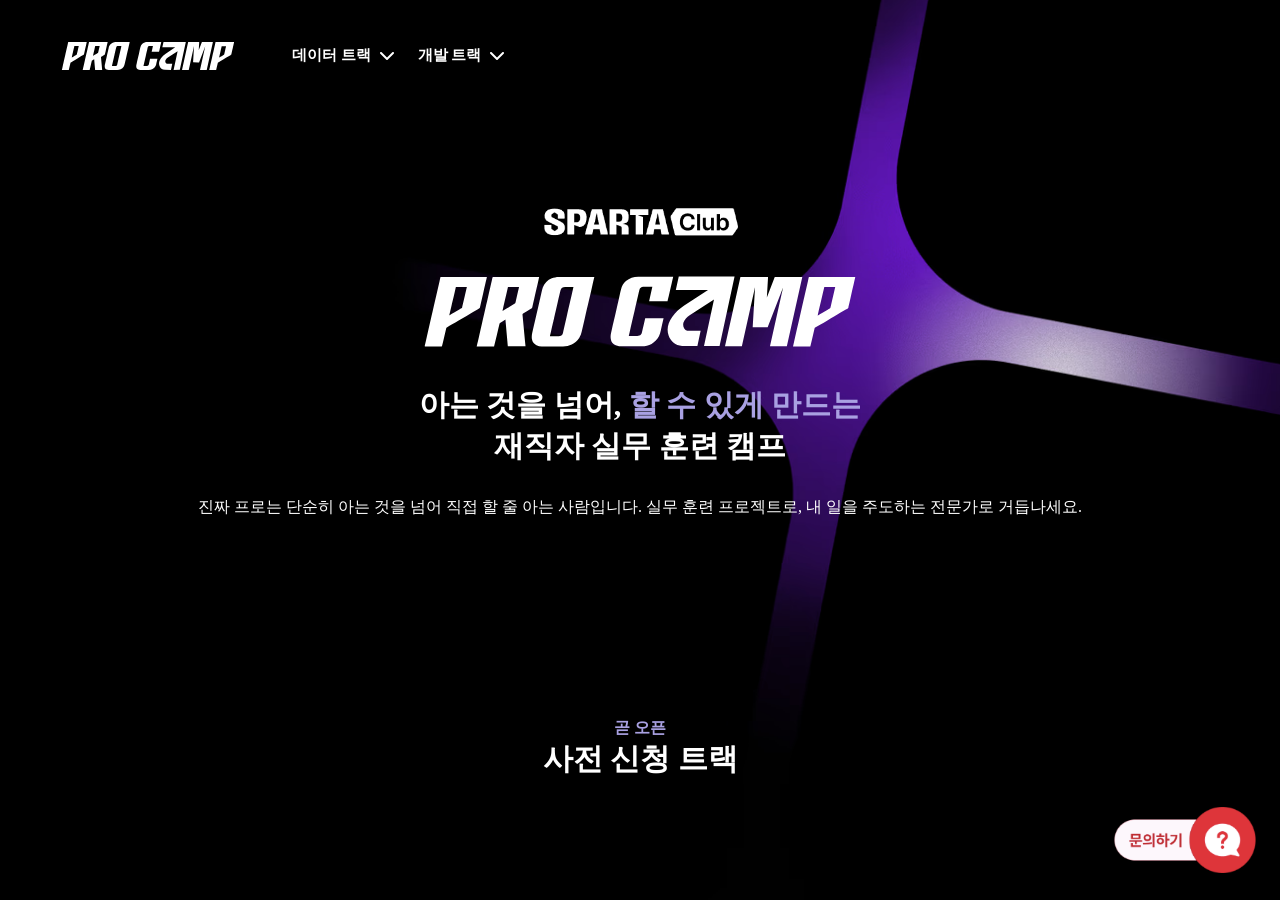
<file: _4_서종찬_재직자캠프/과제.html>
<!DOCTYPE html>
<html lang="en">
<head>
    <meta charset="UTF-8">
    <meta name="viewport" content="width=device-width, initial-scale=1.0">
    <title>재직자용 실무 실습 캠프 | 90% 이상 국비 지원</title>
    <link rel="stylesheet" href="과제_style.css">
</head>
<body>

    <div class="chatbutton">
        <div class="chat">
            <img src="qq.png" width="150px">
        </div>
        <div class="button">
            <img src="q.png" width="70px">
        </div>
    </div>
    <div class="header">
        <!-- <a href="#" class="logo">PRO CAMP</a> -->
        <a href="../_1_강성수_메인페이지/project/sparta_main.html" class="logo-link"><img src="procamp.svg" width="200px"></a>
        
        <div class="track">
            <a href="#">데이터 트랙
                <span class="arrow">
                    <svg width="14" height="8" viewBox="0 0 14 8">
                        <polyline points="1,1 7,7 13,1" fill="none" stroke="white" stroke-width="2" stroke-linecap="round"></polyline>
                    </svg>
                </span>
            </a>                
            <a href="#">개발 트랙
                <span class="arrow">
                    <svg width="14" height="8" viewBox="0 0 14 8">
                        <polyline points="1,1 7,7 13,1" fill="none" stroke="white" stroke-width="2" stroke-linecap="round"></polyline>
                    </svg>
                </span>
            </a>
        </div>
    </div>
    <div class="center">
        <div class="box">
            <img src="sparataclub.png" width="200"><br>
            <!--<span class="sparta">SPARTA</span>
            <span class="club">Club</span> -->
            <img src="procamp.svg" width="500px">
        </div>
        <p class="headline">
            아는 것을 넘어,
            <span class="purple">할 수 있게 만드는</span><br>
            재직자 실무 훈련 캠프
        </p>
        <p class="desc">
            진짜 프로는 단순히 아는 것을 넘어 직접 할 줄 아는 사람입니다. 실무 훈련 프로젝트로, 내 일을 주도하는 전문가로 거듭나세요.
        </p>

        <div class="comming">
            <p class="soon">곧 오픈</p>
            <p class="peek">사전 신청 트랙</p>
        </div>
    </div>
</body>
</html>
</file>
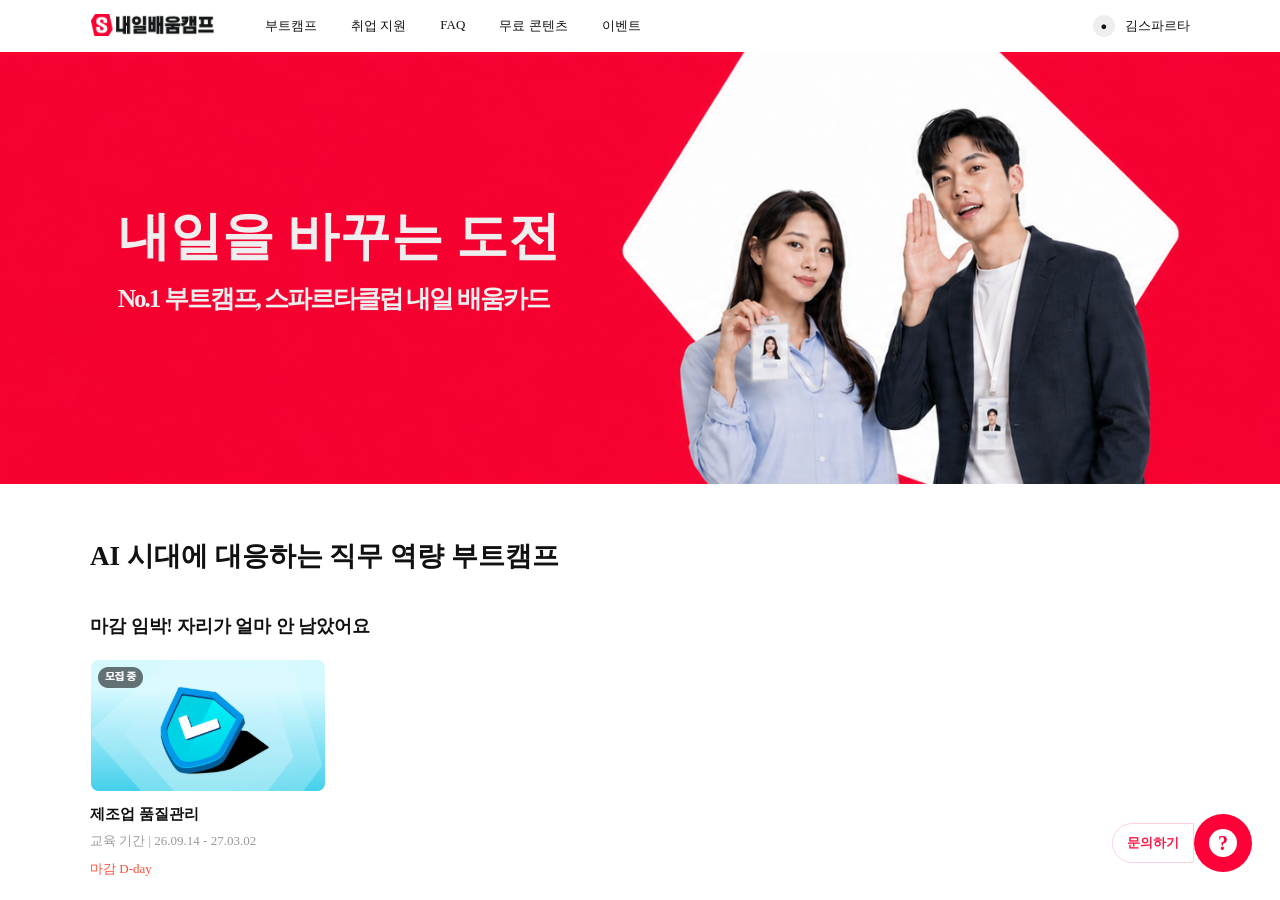
<file: _3_유상진_내일배움캠프/project_yoosangjin/nbcamp_sparta.html>
<!DOCTYPE html>
<html lang="en">
<head>
    <meta charset="UTF-8">
    <meta name="viewport" content="width=device-width, initial-scale=1.0">
    <title>AI 시대를 돌파할 취업 솔루션 | 내일배움캠프</title>

    <style>
        @font-face {
            font-family: 'NotoFont';
            src: url("font/NotoSansKR-Regular.ttf")format('truetype');
            font-weight: 400;
            font-size: normal;
            font-display: swap;
        }

        * {
           margin: 0;
           padding: 0;
           box-sizing: border-box; 
        }

        body {
            font-family: NotoFont sans-serif;
            color: #111;
            background: #fff;
        }

        a {
            color: inherit;
             text-decoration: none;
        }

         header {
            height: 52px;
            background: #ffffff;
            border-bottom: 1px   #eeeeee;
        }

        .header-inner {
            width: 1100px;
            height: 52px;
            margin: 0 auto;
            display: flex;
            align-items: center;
        }

         .logo img {
            width: 130px;
            display: block;
        }

        nav {
            display: flex;
            gap: 34px;
            margin-left: 45px;
            font-size: 13px;
        }

        nav a:hover {
            color: #ff0038;
        }

         .login {
            margin-left: auto;

            font-size: 13px;
        }

        .profile {
            display: inline-block;
            width: 22px;
            height: 22px;
            margin-right: 7px;
            border-radius: 50%;
            background: #eeeeee;
            text-align: center;
            line-height: 22px;
            font-size: 11px;
        }

        .sparta {
            width: 100%;
            height: 432px;
            /* background: #ff0038; */
            background-image: url("./images/banner-1.png");
            background-size: cover;
            background-position: center;
        }

        .banner-inner {
            width: 1100px;
            height: 432px;
            margin: 0 auto;
            position: relative;
        }

        .banner-title {
            position: absolute;
            left: 28px;
            top: 150px;
            width: 500px;

            font-size: 52px;
            font-weight: bold;
            color: #eee;
        }
        
        .banner-subtitle {
            position: absolute;
            left: 28px;
            top: 230px;
            width: 500px;

            font-size: 25px;
            font-weight: bold;
            color: #eee;
            letter-spacing: -2px;
        }

        .sparta img {
            width: 100%;
            display: block;
        }

        main {
            width: 1100px;
            margin: 0 auto;
            padding-top: 54px;
        }

        .main-title {
            font-size: 27px;
            margin-bottom: 40px;
        }

        .sub-title {
            font-size: 18px;
            margin-bottom: 22px;
        }

        .course-card {
            width: 240px;
        }

        .course-card img {
            width: 240px;
            height: 133px;
            display: block;
            border-radius: 8px;
        }

        .course-name {
            margin-top: 12px;
            font-size: 15px;
            font-weight: bold;
        }

        .course-period {
            margin-top: 8px;
            font-size: 13px;
            color: #999999;
        }

        .deadline {
            margin-top: 10px;
            font-size: 13px;
            color: #ff4d32;
        } 

         .chat {
            position: fixed;
            right: 28px;
            bottom: 28px;
            display: flex;
            align-items: center;
        }

        .chat-text {
            padding: 10px 14px;
            border: 1px solid #ffd2d8;
            border-radius: 20px 0 0 20px;
            background: #ffffff;
            color: #ff1744;
            font-size: 13px;
            font-weight: bold;
        }


        .chat-circle {
            width: 58px;
            height: 58px;
            border-radius: 50%;
            background: #ff0038;
            
            display: flex;
            justify-content: center;
            align-items: center;

            font-size: 20px;
            font-weight: bold;
            color: #ff0038;

            position: relative;
            z-index: 1;
        }

        .chat-circle::before {
            content: "";
            width: 28px;
            height: 28px;

            background: white;
            border-radius: 50%;

            position: absolute;
            z-index: -1;
        }
        

    </style>    
</head>
<body>
    <header>
        <div class="header-inner">

            <a href="../../_1_강성수_메인페이지/project/sparta_main.html" class="logo">           
                <img src="./images/logo.png"  alt="내일배움캠프 로고">
            </a>

            <nav>

                <a href="#">부트캠프</a>                
                <a href="#">취업 지원</a>               
                <a href="#">FAQ</a>              
                <a href="#">무료 콘텐츠</a>
                <a href="#">이벤트</a>
                   
            </nav>

            <a href="#"  class="login">
              
                <span class="profile">●</span>
                   김스파르타

            </a>

        </div>
    </header>
    <section class="sparta">

        <!-- <img src="./images/banner.png" alt="내일을 바꾸는 도전 메인 배너"> -->
         <div class="banner-inner">
            <div class="banner-title">내일을 바꾸는 도전</div>
            <div class="banner-subtitle">No.1 부트캠프, 스파르타클럽 내일 배움카드</div>
         </div>
        
    </section>

    <main>

        <h1 class="main-title">AI 시대에 대응하는 직무 역량 부트캠프 </h1>

        <h2 class="sub-title">마감 임박! 자리가 얼마 안 남았어요</h2>

         <article class="course-card">

            <img src="./images/course1.png" alt="제조업 품질관리">

            <div class="course-name">제조업 품질관리</div>

            <div class="course-period">교육 기간 | 26.09.14 - 27.03.02</div>

            <div class="deadline">마감 D-day</div>

        </article>
     
    </main>

    <div class="chat">

        <div class="chat-text">문의하기</div>

        <div class="chat-circle">
            <div class="chat-inner">?</div>
        </div>

    </div>

</body>

</html>
</body>
</html>
</file>
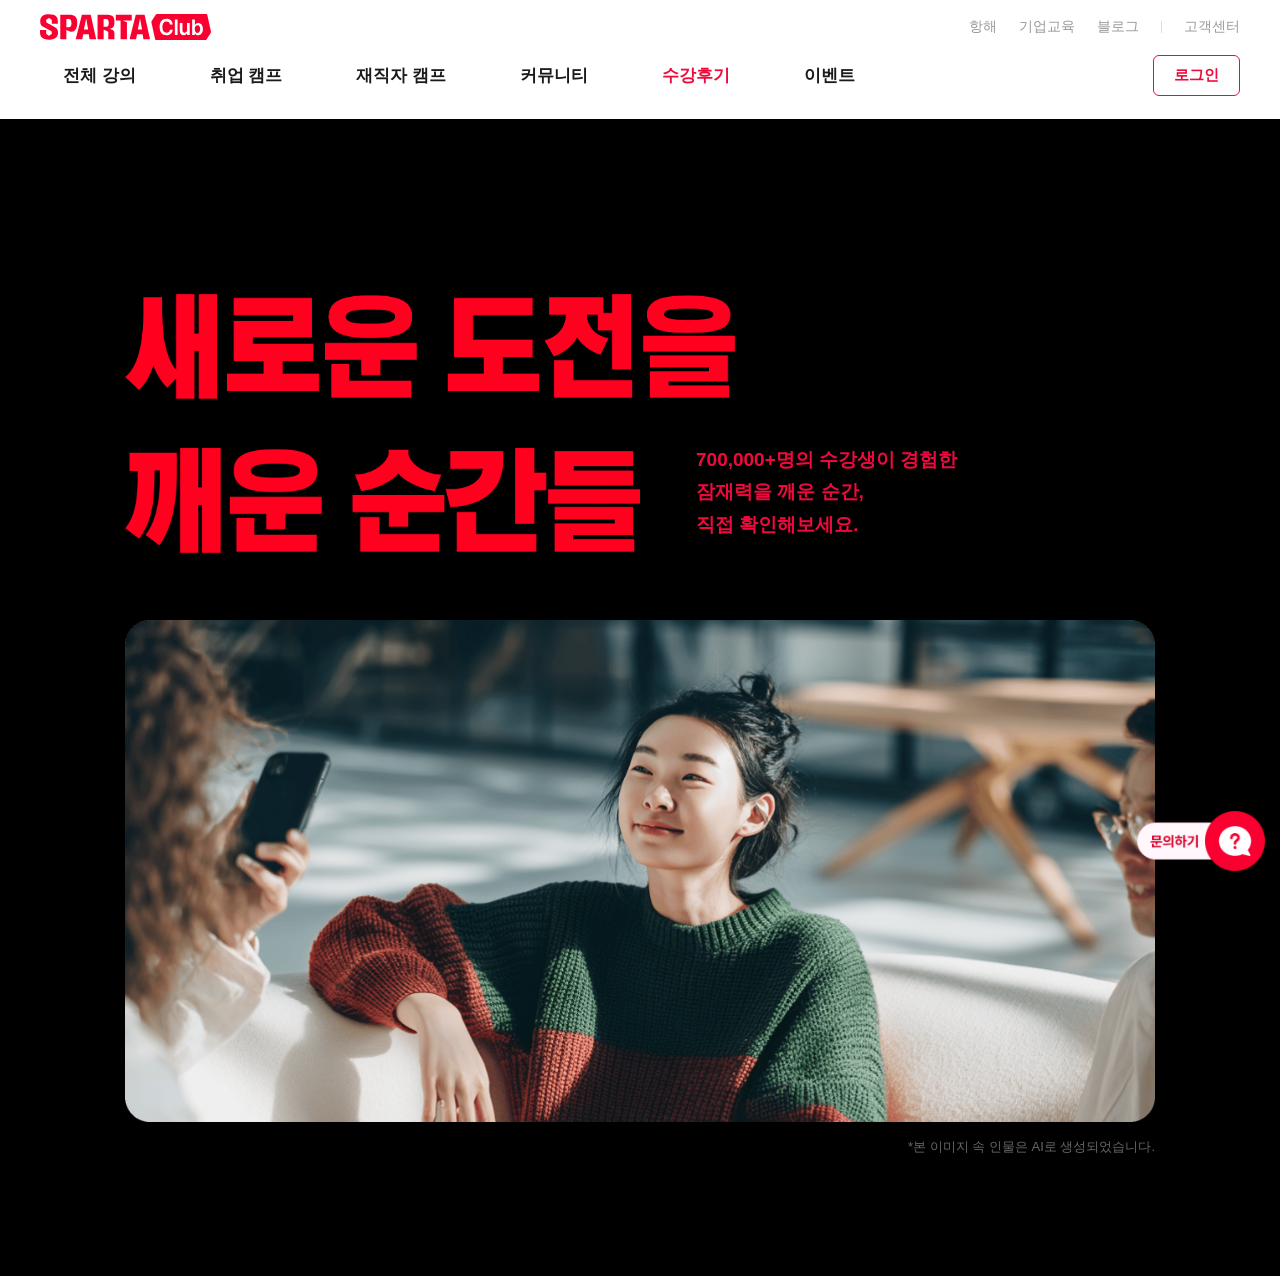
<file: _6_오명석_수강후기/review_OMS/mock_up_sparta_review.html>
<!DOCTYPE html>
<html lang="en">
<head>
    <meta charset="UTF-8">
    <meta name="viewport" content="width=device-width, initial-scale=1.0">
    <title>스파르타클럽 수강후기 페이지</title>
    <link rel="stylesheet" href="styles.css">
</head>

<body>
    <header class="header">
        <div class="header-inner">
            <!-- 윗줄: 로고(왼쪽) + 보조 링크(오른쪽) -->
            <div class="row row-top">
                <a href="../../_1_강성수_메인페이지/project/sparta_main.html"><img class="logo" src="images/logosp.svg" alt="스파르타클럽"></a>
                <div class="links-sub">
                    <a href="https://hanghae.co/">항해</a>
                    <a href="https://axis.spartapartners.ai/">기업교육</a>
                    <a href="https://spartaclub.kr/blog">블로그</a>
                    <span class="divider"></span>
                    <a href="https://support.spartaclub.kr/">고객센터</a>
                </div>
            </div>

            <!-- 아랫줄: 주 메뉴(왼쪽) + 로그인(오른쪽) -->
            <div class="row row-main">
                <nav class="links-main">
                    <a href="../../_2_이명지_전체강의/mock-page/all_lecture.html">전체 강의</a>
                    <a href="../../_3_유상진_내일배움캠프/project_yoosangjin/nbcamp_sparta.html">취업 캠프</a>
                    <a href="../../_4_서종찬_재직자캠프/과제.html">재직자 캠프</a>
                    <a href="../../_5_이정은_커뮤니티/sparta_mockup/index.html">커뮤니티</a>
                    <a href="#" class="on">수강후기</a>
                    <a href="https://spartaclub.kr/event">이벤트</a>
                </nav>
                <a href="../../_7_홍정기_회원가입/발표/sign_up.html" class="login">로그인</a>
            </div>
        </div>
    </header>

    <div class="content">
        <!-- 첫 줄: 텍스트 슬라이드 -->
        <div class="slider1">
            <div class="track">
                <div class="slide1"><img src="images/text1.png" alt="새로운 도전을"/></div>
                <div class="slide1"><img src="images/text2.png" alt="자신감을"/></div>
                <div class="slide1"><img src="images/text3.png" alt="잠재력을"/></div>
                <div class="slide1"><img src="images/text4.png" alt="배움의 즐거움을"/></div>
                <div class="slide1" aria-hidden="true"><img src="images/text1.png" alt=""/></div>
            </div>
        </div>

        <!-- 둘째 줄: 깨운 순간들 + 텍스트 -->
        <div class="headline-row">
            <div class="moment">
                <img src="images/moment_only.png" alt="깨운 순간들">
            </div>
            <p class="lead">
                700,000+명의 수강생이 경험한<br>
                잠재력을 깨운 순간,<br>
                직접 확인해보세요.
            </p>
        </div>

        <!-- 사진 슬라이더 -->
        <div class="slider">
            <div class="track">
                <div class="slide"><img src="images/people1.png" alt="사진1"/></div>
                <div class="slide"><img src="images/people2.png" alt="사진2"/></div>
                <div class="slide"><img src="images/people3.png" alt="사진3"/></div>
                <div class="slide"><img src="images/people4.png" alt="사진4"/></div>
                <div class="slide" aria-hidden="true"><img src="images/people1.png" alt=""/></div>
            </div>
        </div>
        <p class="note">*본 이미지 속 인물은 AI로 생성되었습니다.</p>
        <div>
            <a href="#" class="query-btn">
                <img src="images/moon.png" style="width: 128px; height: 60px" alt="문의 사항">
            </a>
        </div>
</body>
</html>
</file>
<file: _4_서종찬_재직자캠프/과제_style.css>
body{
    margin: 20;
    background: black;
    color: white;
    background-image: url("aiQkSJ1KGibZH667b5R9Payh9c.png");
    background-size: cover;
    background-position: center;
}

.logo-link{
    display: flex;
    align-items: center;
}

.header{
    display: flex;
    align-items: center;
    padding: 20px 40px;
}

.box{
}

.logo{
    font-style: italic;
}

.header a{
    color: white;
    font-size: 20px;
    font-weight: bold;
    text-decoration: none;
}

.track{
        display: flex;
        margin-left: 20px;
}

@media (max-width : 820px){
    .track{
        display: none;                
    }
}


.track a{
    color: white;
    margin-left: 24px;
    font-size: 15px;
    font-weight: bold;
    text-decoration: none;
}

.center{
    margin-top: 100px;
    text-align: center;
}

.big_logo{
    font-size: 100px;
    font-style: italic;
    font-weight: bold;
    margin-top: 0px;
    margin-bottom: 40px;
}

.headline{
    font-size: 30px;
    font-weight: bold;
    margin-top: 0px;
}

.headline .purple{
    color: #A9A1E2;
}

.comming{
    margin-top: 200px;
}

.soon{
    color: #A9A1E2;
    margin-bottom: 0px;
    font-weight: bold;
}
.peek{
    margin-top: 0px;
    font-size: 30px;
    font-weight: bold;
}

.arrow{
    margin-left: 5px;
}

.chatbutton{
    position: fixed;
    right: 20px;
    bottom: 20px;
    display: flex;
    align-items: center;
}

@media (max-width : 820px){
    .chat{
        display: none;                
    }
}

.button{
    display: none;                
}
@media (max-width: 820px){
    .button{
        display: block;
    }            
}
</file>
<file: _6_오명석_수강후기/review_OMS/styles.css>
/* [바디] */
        body {
            background: #000;
            color: #fff;
            font-family: "Pretendard", "Apple SD Gothic Neo", Helvetica, Arial, sans-serif;
            margin: 0;
        }

        /* 헤더
        흰 배경은 화면 끝까지 한 덩어리, 그 안에 두 줄(.row)이 들어감.
        배경 블록을 두 개로 나누면 경계선이 생김. */
        .header {
            background: #fff;
            position: sticky;   /* 스크롤해도 위에 붙어 있음 */
            top: 0;
            z-index: 10;
        }

        .header-inner {
            max-width: 1440px;   /* 헤더 내용물이 갇히는 폭 */
            margin: 0 auto;
            padding: 0 40px;
        }

        /* 전체 강의 취업 캠프 재직자 캠프 커뮤니티 수강후기 이벤트 */
        .links-main {
            color: #555;
            text-decoration: none;  /* 밑줄 제거 */
            font-size: 15px;
            padding: 6px 8px;
            border-radius: 4px;
            transition: background 0.2s ease-in-out;
        }

        /* 패딩 넣어서 hover 크기 조절 */
        .links-main a {
            display: inline-flex;
            align-items: center;
            justify-content: center;
            padding: 10px 15px;
            border-radius: 8px;
        }

        /* hover 색기입 */
        .links-main a:hover {
            background-color: rgba(0, 0, 0, 0.03);
        }            
        /*  */
        .row {
            display: flex;                  /* ★ 가로 배치 */
            justify-content: space-between; /* 첫 자식 왼쪽 끝, 마지막 자식 오른쪽 끝 */
            align-items: center;            /* 세로 중앙 */
        }

        .row-top  { padding: 14px 0 4px; }
        .row-main { padding: 4px 0 16px; }

        .logo { height: 26px; display: block; }

        /* 윗줄 보조 링크 — 작고 연한 회색 */
        .links-sub {
            display: flex;
            gap: 22px;
            align-items: center;
        }
        .links-sub a {
            color: #999;
            text-decoration: none;
            font-size: 14px;
        }
        .links-sub .divider {   /* 고객센터 앞의 세로 구분선 */
            width: 1px;
            height: 12px;
            background: #ddd;
        }

        /* 아랫줄 주 메뉴 — 크고 진하게 */
        .links-main {
            display: flex;
            gap: 44px;
            align-items: center;
        }
        .links-main a {
            color: #1a1a1a;
            text-decoration: none;
            font-size: 17px;
            font-weight: 600;
        }
        .links-main a.on { color: #ee0a3d; }   /* 현재 페이지 표시 */

        /* 로그인 버튼 — 테두리만 있는 형태 */
        .login {
            border: 1px solid #ee0a3d;
            color: #ee0a3d;
            border-radius: 6px;
            padding: 10px 20px;
            font-size: 15px;
            font-weight: 600;
            text-decoration: none;
            white-space: nowrap;
        }

        /* [2] 본문 컨테이너
        슬라이더·헤드라인·사진이 전부 이 폭과 왼쪽 선을 공유합니다.*/
        .content {
            width: min(1030px, 92%);
            margin: 0 auto;
            padding-top: 175px;    /* 헤더 아래 여백 */
            padding-bottom: 120px;
        }

        /* [3] 첫 줄 — 자동으로 바뀌는 텍스트 */
        .slider1 {
            width: 100%;
            height: 105px;    /* ★ 헤드라인 글자 크기를 결정하는 값 */
            overflow: hidden;
        }

        .slide1 {
            width: 20%;       /* 띠가 500%이므로 한 칸은 20% */
            height: 100%;
        }

        .slide1 img {
            width: 100%;
            height: 100%;
            object-fit: contain;
            object-position: left center;   /* 왼쪽 기준 정렬 */
            display: block;
        }

        /* [4] 둘째 줄 — "깨운 순간들" + 오른쪽 설명문
        두 요소를 한 행에 놓고 아래쪽 선을 맞춥니다. */
        .headline-row {
            display: flex;
            align-items: flex-end;   /* ★ 아래쪽 기준으로 정렬 */
            gap: 56px;
            margin-top: 45px;        /* 첫 줄과의 간격 */
        }

        .moment img {
            height: 105px;   /* 첫 줄과 같은 글자 높이 */
            width: auto;     /* 가로는 원본 비율대로 */
            display: block;
        }

        .lead {
            margin: 0 0 12px;   /* 아래쪽만 살짝 띄워 시각적 균형을 맞춤 */
            color: #ee0a3d;
            font-size: 19px;
            font-weight: 700;
            line-height: 1.7;
            white-space: nowrap;
        }

        /* [5] 사진 슬라이더 */
        .slider {
            width: 100%;
            aspect-ratio: 41 / 20;   /* 사진 비율(2460:1200)과 동일 */
            overflow: hidden;
            border-radius: 12px;
            margin-top: 67px;
        }

        .slide {
            width: 20%;
            height: 100%;
        }

        .slide img {
            width: 100%;
            height: 100%;
            object-fit: cover;
            display: block;
        }

        /* [6] 두 슬라이더가 공유하는 띠 */
        .track {
            display: flex;
            width: 500%;
            height: 100%;
            animation: roll 8s infinite;
        }

        @keyframes roll {
            0%,  16%  { transform: translateX(0); }
            21%, 37%  { transform: translateX(-20%); }
            42%, 58%  { transform: translateX(-40%); }
            63%, 79%  { transform: translateX(-60%); }
            84%, 100% { transform: translateX(-80%); }
        }

        @media (prefers-reduced-motion: reduce) {
            .track { animation: none; }
        }

        /* [7] 안내 문구 */
        .note {
            color: rgba(255, 255, 255, 0.4);
            font-size: 13px;
            margin: 16px 0 0;
            text-align: right;
        }

        /* [8] 화면이 좁아질 때 */
        @media (max-width: 820px) {
            .content { padding-top: 90px; }
            .slider1 { height: 56px; }
            .moment img { height: 56px; }
            .headline-row {
                flex-direction: column;   /* 세로로 쌓기 */
                align-items: flex-start;
                gap: 20px;
                margin-top: 20px;
            }
            .lead { font-size: 15px; white-space: normal; }
            .links-main { gap: 20px; font-size: 15px; }
            .links-sub { display: none; }
        }

        [9] 문의사항 스타일 정의*/
        .query {
            display: flex;
            justify-content: flex-end;
            position: fixed;
            max-width: 100px;   /* 헤더 내용물이 갇히는 폭 */
            margin: 0 auto;
            padding: 0 200px;
        }

        .query-btn {
            position: fixed;
            bottom: 25px;
            right: 15px;
            z-index: 10;
            height: auto;
        }
</file>
